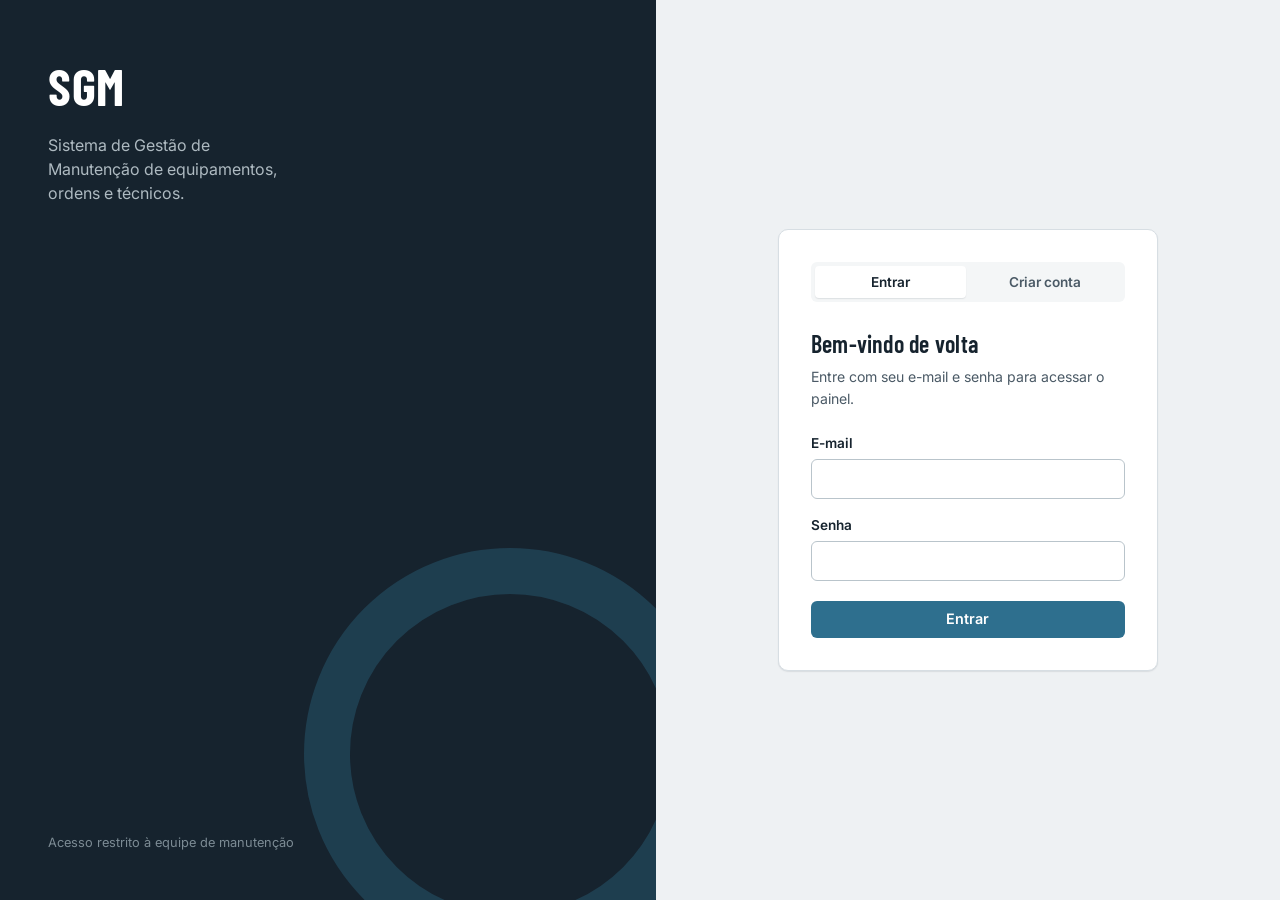
<file: sgm/src/main/resources/static/index.html>
<!DOCTYPE html>
<html lang="pt-BR">
<head>
    <meta charset="UTF-8" />
    <meta http-equiv="refresh" content="0; url=login.html" />
    <title>SGM</title>
</head>
<body>
<script>window.location.replace('login.html');</script>
<p>Redirecionando para <a href="login.html">login.html</a>...</p>
</body>
</html>
</file>
<file: sgm/src/main/resources/static/css/style.css>
/* ============================================================
   SGM — Sistema de Gestão de Manutenção
   Linguagem visual: painel técnico industrial.
   Tipografia condensada para rótulos/títulos (placas de equipamento),
   texto corrido em Inter para leitura de tabelas e formulários.
   ============================================================ */

@import url('https://fonts.googleapis.com/css2?family=Barlow+Condensed:wght@500;600;700&family=Inter:wght@400;500;600;700&display=swap');

:root {
  --bg: #eef1f3;
  --surface: #ffffff;
  --surface-sunken: #f4f6f7;
  --ink: #16232e;
  --ink-soft: #4b5a66;
  --line: #d7dee3;
  --line-strong: #b9c4cb;

  --steel: #2e6f8e;
  --steel-dark: #1f4f66;
  --steel-tint: #e3edf1;

  --amber: #c97a2b;
  --amber-tint: #faead9;

  --rust: #b23a2e;
  --rust-tint: #fae4e1;

  --moss: #3f7d58;
  --moss-tint: #e3efe7;

  --neutral: #6b7684;
  --neutral-tint: #e7eaec;

  --radius: 6px;
  --radius-lg: 10px;
  --shadow-card: 0 1px 2px rgba(22, 35, 46, 0.06), 0 1px 0 rgba(22, 35, 46, 0.04);

  --font-display: 'Barlow Condensed', sans-serif;
  --font-body: 'Inter', sans-serif;
}

* {
  box-sizing: border-box;
}

html, body {
  height: 100%;
}

body {
  margin: 0;
  background: var(--bg);
  color: var(--ink);
  font-family: var(--font-body);
  font-size: 15px;
  line-height: 1.5;
  -webkit-font-smoothing: antialiased;
}

h1, h2, h3, h4 {
  font-family: var(--font-display);
  font-weight: 600;
  letter-spacing: 0.01em;
  margin: 0;
  color: var(--ink);
}

p {
  margin: 0 0 0.75rem;
}

a {
  color: var(--steel-dark);
}

button {
  font-family: inherit;
}

:focus-visible {
  outline: 2px solid var(--steel);
  outline-offset: 2px;
}

@media (prefers-reduced-motion: reduce) {
  * {
    animation-duration: 0.001ms !important;
    transition-duration: 0.001ms !important;
  }
}

/* ---------- App shell (sidebar + topbar) ---------- */

.app-shell {
  display: grid;
  grid-template-columns: 220px 1fr;
  min-height: 100vh;
}

.sidebar {
  background: var(--ink);
  color: #cfd8de;
  display: flex;
  flex-direction: column;
  padding: 1.5rem 0 1.25rem;
  position: sticky;
  top: 0;
  height: 100vh;
}

.brand {
  padding: 0 1.25rem 1.5rem;
  border-bottom: 1px solid rgba(255, 255, 255, 0.08);
  margin-bottom: 1rem;
}

.brand-mark {
  display: block;
  font-family: var(--font-display);
  font-size: 2rem;
  font-weight: 700;
  color: #fff;
  line-height: 1;
}

.brand-sub {
  display: block;
  margin-top: 0.25rem;
  font-size: 0.78rem;
  color: #93a3ac;
}

.nav {
  display: flex;
  flex-direction: column;
  gap: 0.15rem;
  padding: 0 0.75rem;
  flex: 1;
}

.nav-link {
  display: flex;
  align-items: center;
  gap: 0.6rem;
  padding: 0.6rem 0.75rem;
  border-radius: var(--radius);
  color: #c3ccd2;
  text-decoration: none;
  font-size: 0.92rem;
  font-weight: 500;
  border-left: 3px solid transparent;
}

.nav-link:hover {
  background: rgba(255, 255, 255, 0.06);
  color: #fff;
}

.nav-link.is-active {
  background: rgba(46, 111, 142, 0.35);
  color: #fff;
  border-left-color: var(--steel);
}

.nav-icon {
  width: 1.1rem;
  text-align: center;
  opacity: 0.85;
}

.nav-logout {
  margin: 1rem 0.75rem 0;
  padding: 0.6rem 0.75rem;
  background: transparent;
  border: 1px solid rgba(255, 255, 255, 0.14);
  color: #c3ccd2;
  border-radius: var(--radius);
  cursor: pointer;
  text-align: left;
  font-size: 0.88rem;
}

.nav-logout:hover {
  border-color: var(--rust);
  color: #fff;
}

.content {
  display: flex;
  flex-direction: column;
  min-width: 0;
}

.topbar {
  background: var(--surface);
  border-bottom: 1px solid var(--line);
  padding: 1.1rem 2rem;
  display: flex;
  align-items: center;
  justify-content: space-between;
  gap: 1rem;
}

.page-title {
  font-size: 1.6rem;
}

.page-subtitle {
  margin-top: 0.15rem;
  font-size: 0.88rem;
  color: var(--ink-soft);
}

.user-chip {
  display: flex;
  align-items: center;
  gap: 0.6rem;
  font-size: 0.88rem;
  color: var(--ink-soft);
}

.user-avatar {
  width: 30px;
  height: 30px;
  border-radius: 50%;
  background: var(--steel);
  color: #fff;
  display: flex;
  align-items: center;
  justify-content: center;
  font-family: var(--font-display);
  font-weight: 600;
  font-size: 0.9rem;
}

.main {
  padding: 1.75rem 2rem 3rem;
  flex: 1;
}

/* ---------- Cards ---------- */

.card {
  background: var(--surface);
  border: 1px solid var(--line);
  border-radius: var(--radius-lg);
  box-shadow: var(--shadow-card);
}

.card-pad {
  padding: 1.5rem;
}

.card-header {
  display: flex;
  align-items: center;
  justify-content: space-between;
  gap: 1rem;
  padding: 1.1rem 1.5rem;
  border-bottom: 1px solid var(--line);
}

.card-header h2 {
  font-size: 1.25rem;
}

/* Indicadores do dashboard */

.stat-grid {
  display: grid;
  grid-template-columns: repeat(4, 1fr);
  gap: 1rem;
  margin-bottom: 1.75rem;
}

.stat-card {
  background: var(--surface);
  border: 1px solid var(--line);
  border-left: 4px solid var(--steel);
  border-radius: var(--radius);
  padding: 1.1rem 1.25rem;
  box-shadow: var(--shadow-card);
}

.stat-card.accent-amber { border-left-color: var(--amber); }
.stat-card.accent-rust { border-left-color: var(--rust); }
.stat-card.accent-moss { border-left-color: var(--moss); }

.stat-value {
  font-family: var(--font-display);
  font-size: 2.4rem;
  font-weight: 700;
  line-height: 1;
}

.stat-label {
  margin-top: 0.35rem;
  font-size: 0.85rem;
  color: var(--ink-soft);
}

.quick-actions {
  display: flex;
  gap: 0.75rem;
  margin-bottom: 1.75rem;
  flex-wrap: wrap;
}

/* ---------- Buttons ---------- */

.btn {
  display: inline-flex;
  align-items: center;
  justify-content: center;
  gap: 0.4rem;
  padding: 0.55rem 1.1rem;
  border-radius: var(--radius);
  border: 1px solid transparent;
  font-size: 0.9rem;
  font-weight: 600;
  cursor: pointer;
  text-decoration: none;
  line-height: 1.2;
  white-space: nowrap;
}

.btn-primary {
  background: var(--steel);
  color: #fff;
}

.btn-primary:hover {
  background: var(--steel-dark);
}

.btn-ghost {
  background: transparent;
  border-color: var(--line-strong);
  color: var(--ink);
}

.btn-ghost:hover {
  background: var(--surface-sunken);
}

.btn-danger {
  background: transparent;
  border-color: var(--rust);
  color: var(--rust);
}

.btn-danger:hover {
  background: var(--rust-tint);
}

.btn-sm {
  padding: 0.35rem 0.7rem;
  font-size: 0.8rem;
}

.btn:disabled {
  opacity: 0.55;
  cursor: not-allowed;
}

.icon-btn {
  background: transparent;
  border: none;
  color: var(--ink-soft);
  cursor: pointer;
  padding: 0.3rem 0.5rem;
  border-radius: var(--radius);
  font-size: 0.82rem;
  font-weight: 600;
}

.icon-btn:hover {
  background: var(--surface-sunken);
  color: var(--ink);
}

.icon-btn.danger:hover {
  background: var(--rust-tint);
  color: var(--rust);
}

/* ---------- Filters / toolbar ---------- */

.toolbar {
  display: flex;
  align-items: center;
  gap: 0.75rem;
  flex-wrap: wrap;
  margin-bottom: 1.1rem;
}

.toolbar .spacer {
  flex: 1;
}

.search-input,
.select-input {
  padding: 0.5rem 0.8rem;
  border: 1px solid var(--line-strong);
  border-radius: var(--radius);
  font-size: 0.88rem;
  background: var(--surface);
  color: var(--ink);
}

.search-input {
  min-width: 220px;
}

/* ---------- Tables ---------- */

.table-wrap {
  overflow-x: auto;
  border: 1px solid var(--line);
  border-radius: var(--radius-lg);
  background: var(--surface);
}

table.data-table {
  width: 100%;
  border-collapse: collapse;
  min-width: 640px;
}

.data-table thead th {
  text-align: left;
  font-family: var(--font-display);
  font-size: 0.78rem;
  letter-spacing: 0.03em;
  color: var(--ink-soft);
  font-weight: 600;
  padding: 0.75rem 1.1rem;
  border-bottom: 1px solid var(--line);
  background: var(--surface-sunken);
}

.data-table tbody td {
  padding: 0.85rem 1.1rem;
  border-bottom: 1px solid var(--line);
  font-size: 0.9rem;
  vertical-align: middle;
}

.data-table tbody tr:last-child td {
  border-bottom: none;
}

.data-table tbody tr:hover {
  background: var(--surface-sunken);
}

.cell-primary {
  font-weight: 600;
  color: var(--ink);
}

.cell-muted {
  color: var(--ink-soft);
}

.row-actions {
  display: flex;
  gap: 0.35rem;
  justify-content: flex-end;
}

.empty-state {
  padding: 3rem 1.5rem;
  text-align: center;
  color: var(--ink-soft);
}

.empty-state strong {
  display: block;
  color: var(--ink);
  font-size: 1.05rem;
  margin-bottom: 0.35rem;
}

.loading-row td {
  text-align: center;
  padding: 2rem;
  color: var(--ink-soft);
}

/* ---------- Badges ---------- */

.badge {
  display: inline-flex;
  align-items: center;
  gap: 0.35rem;
  padding: 0.25rem 0.6rem;
  border-radius: 999px;
  font-size: 0.76rem;
  font-weight: 600;
}

.badge::before {
  content: '';
  width: 6px;
  height: 6px;
  border-radius: 50%;
  background: currentColor;
}

.badge-ativo, .badge-concluida {
  background: var(--moss-tint);
  color: var(--moss);
}

.badge-em_manutencao, .badge-em_andamento {
  background: var(--amber-tint);
  color: var(--amber);
}

.badge-inativo {
  background: var(--neutral-tint);
  color: var(--neutral);
}

.badge-aberta {
  background: var(--rust-tint);
  color: var(--rust);
}

/* ---------- Forms ---------- */

.form-grid {
  display: grid;
  gap: 1.1rem;
}

.form-row {
  display: grid;
  grid-template-columns: 1fr 1fr;
  gap: 1.1rem;
}

.field {
  display: flex;
  flex-direction: column;
  gap: 0.4rem;
}

.field label {
  font-size: 0.85rem;
  font-weight: 600;
  color: var(--ink);
}

.field .hint {
  font-size: 0.78rem;
  color: var(--ink-soft);
  font-weight: 400;
}

.field input,
.field select,
.field textarea {
  padding: 0.6rem 0.75rem;
  border: 1px solid var(--line-strong);
  border-radius: var(--radius);
  font-size: 0.92rem;
  font-family: inherit;
  color: var(--ink);
  background: var(--surface);
}

.field textarea {
  resize: vertical;
  min-height: 100px;
}

.field input:focus,
.field select:focus,
.field textarea:focus {
  border-color: var(--steel);
}

.field.has-error input,
.field.has-error select,
.field.has-error textarea {
  border-color: var(--rust);
}

.field-error {
  font-size: 0.78rem;
  color: var(--rust);
}

.form-actions {
  display: flex;
  gap: 0.75rem;
  justify-content: flex-end;
  margin-top: 0.5rem;
}

/* ---------- Alerts / feedback ---------- */

.alert {
  padding: 0.75rem 1rem;
  border-radius: var(--radius);
  font-size: 0.88rem;
  border: 1px solid transparent;
  margin-bottom: 1.1rem;
  display: none;
}

.alert.is-visible {
  display: block;
}

.alert-error {
  background: var(--rust-tint);
  border-color: rgba(178, 58, 46, 0.25);
  color: var(--rust);
}

.alert-success {
  background: var(--moss-tint);
  border-color: rgba(63, 125, 88, 0.25);
  color: var(--moss);
}

.toast {
  position: fixed;
  right: 1.5rem;
  bottom: 1.5rem;
  background: var(--ink);
  color: #fff;
  padding: 0.75rem 1.1rem;
  border-radius: var(--radius);
  font-size: 0.88rem;
  box-shadow: 0 8px 20px rgba(0, 0, 0, 0.2);
  opacity: 0;
  transform: translateY(8px);
  transition: opacity 0.18s ease, transform 0.18s ease;
  pointer-events: none;
  z-index: 60;
}

.toast.is-visible {
  opacity: 1;
  transform: translateY(0);
}

.toast.is-error {
  background: var(--rust);
}

/* ---------- Modal ---------- */

.modal-overlay {
  position: fixed;
  inset: 0;
  background: rgba(22, 35, 46, 0.45);
  display: none;
  align-items: flex-start;
  justify-content: center;
  padding: 4vh 1rem;
  overflow-y: auto;
  z-index: 50;
}

.modal-overlay.is-open {
  display: flex;
}

.modal {
  background: var(--surface);
  border-radius: var(--radius-lg);
  width: 100%;
  max-width: 520px;
  box-shadow: 0 20px 50px rgba(0, 0, 0, 0.25);
}

.modal-sm {
  max-width: 400px;
}

.modal-header {
  display: flex;
  align-items: center;
  justify-content: space-between;
  padding: 1.25rem 1.5rem;
  border-bottom: 1px solid var(--line);
}

.modal-header h3 {
  font-size: 1.2rem;
}

.modal-close {
  background: none;
  border: none;
  font-size: 1.3rem;
  line-height: 1;
  color: var(--ink-soft);
  cursor: pointer;
  padding: 0.1rem 0.3rem;
}

.modal-body {
  padding: 1.5rem;
}

.modal-footer {
  padding: 1.1rem 1.5rem;
  border-top: 1px solid var(--line);
  display: flex;
  justify-content: flex-end;
  gap: 0.75rem;
}

/* ---------- Timeline (histórico de status) ---------- */

.timeline {
  list-style: none;
  margin: 0;
  padding: 0;
  border-left: 2px solid var(--line);
}

.timeline li {
  position: relative;
  padding: 0 0 1.1rem 1.25rem;
}

.timeline li::before {
  content: '';
  position: absolute;
  left: -6px;
  top: 3px;
  width: 10px;
  height: 10px;
  border-radius: 50%;
  background: var(--steel);
  border: 2px solid var(--surface);
}

.timeline-title {
  font-weight: 600;
  font-size: 0.9rem;
}

.timeline-date {
  font-size: 0.78rem;
  color: var(--ink-soft);
}

/* ============================================================
   Login
   ============================================================ */

.login-screen {
  min-height: 100vh;
  display: grid;
  grid-template-columns: 1.05fr 1fr;
}

.login-brand {
  background: var(--ink);
  color: #fff;
  padding: 3rem;
  display: flex;
  flex-direction: column;
  justify-content: space-between;
  position: relative;
  overflow: hidden;
}

.login-brand::after {
  content: '';
  position: absolute;
  right: -60px;
  bottom: -60px;
  width: 320px;
  height: 320px;
  border: 46px solid rgba(46, 111, 142, 0.35);
  border-radius: 50%;
}

.login-brand-mark {
  font-family: var(--font-display);
  font-size: 3.2rem;
  font-weight: 700;
  letter-spacing: 0.01em;
  position: relative;
  z-index: 1;
}

.login-brand-tag {
  font-size: 1rem;
  color: #aebac1;
  margin-top: 0.5rem;
  max-width: 24ch;
  position: relative;
  z-index: 1;
}

.login-brand-foot {
  font-size: 0.8rem;
  color: #7c8b94;
  position: relative;
  z-index: 1;
}

.login-panel {
  display: flex;
  align-items: center;
  justify-content: center;
  padding: 2rem;
  background: var(--bg);
}

.login-card {
  width: 100%;
  max-width: 380px;
  background: var(--surface);
  border: 1px solid var(--line);
  border-radius: var(--radius-lg);
  box-shadow: var(--shadow-card);
  padding: 2rem;
}

.login-tabs {
  display: flex;
  gap: 0.25rem;
  background: var(--surface-sunken);
  padding: 0.25rem;
  border-radius: var(--radius);
  margin-bottom: 1.5rem;
}

.login-tab {
  flex: 1;
  border: none;
  background: transparent;
  padding: 0.5rem;
  font-size: 0.85rem;
  font-weight: 600;
  color: var(--ink-soft);
  border-radius: 4px;
  cursor: pointer;
}

.login-tab.is-active {
  background: var(--surface);
  color: var(--ink);
  box-shadow: var(--shadow-card);
}

.login-card h1 {
  font-size: 1.5rem;
  margin-bottom: 0.25rem;
}

.login-card .lead {
  color: var(--ink-soft);
  font-size: 0.88rem;
  margin-bottom: 1.5rem;
}

.login-form {
  display: none;
  flex-direction: column;
  gap: 1rem;
}

.login-form.is-active {
  display: flex;
}

.login-form .btn {
  width: 100%;
  margin-top: 0.25rem;
}

/* ---------- Responsive ---------- */

@media (max-width: 960px) {
  .login-screen {
    grid-template-columns: 1fr;
  }

  .login-brand {
    padding: 2rem;
    min-height: 200px;
  }

  .stat-grid {
    grid-template-columns: repeat(2, 1fr);
  }
}

@media (max-width: 860px) {
  .app-shell {
    grid-template-columns: 1fr;
  }

  .sidebar {
    position: static;
    height: auto;
    flex-direction: row;
    align-items: center;
    padding: 0.9rem 1rem;
    gap: 1rem;
  }

  .brand {
    border-bottom: none;
    padding: 0;
    margin: 0;
  }

  .brand-sub {
    display: none;
  }

  .nav {
    flex-direction: row;
    padding: 0;
    overflow-x: auto;
  }

  .nav-link {
    border-left: none;
    border-bottom: 3px solid transparent;
    white-space: nowrap;
  }

  .nav-link.is-active {
    border-left-color: transparent;
    border-bottom-color: var(--steel);
  }

  .nav-logout {
    margin: 0;
    white-space: nowrap;
  }

  .main, .topbar {
    padding-left: 1.25rem;
    padding-right: 1.25rem;
  }
}

@media (max-width: 620px) {
  .stat-grid {
    grid-template-columns: 1fr;
  }

  .form-row {
    grid-template-columns: 1fr;
  }

  .toolbar {
    flex-direction: column;
    align-items: stretch;
  }

  .search-input {
    min-width: 0;
  }
}
</file>
